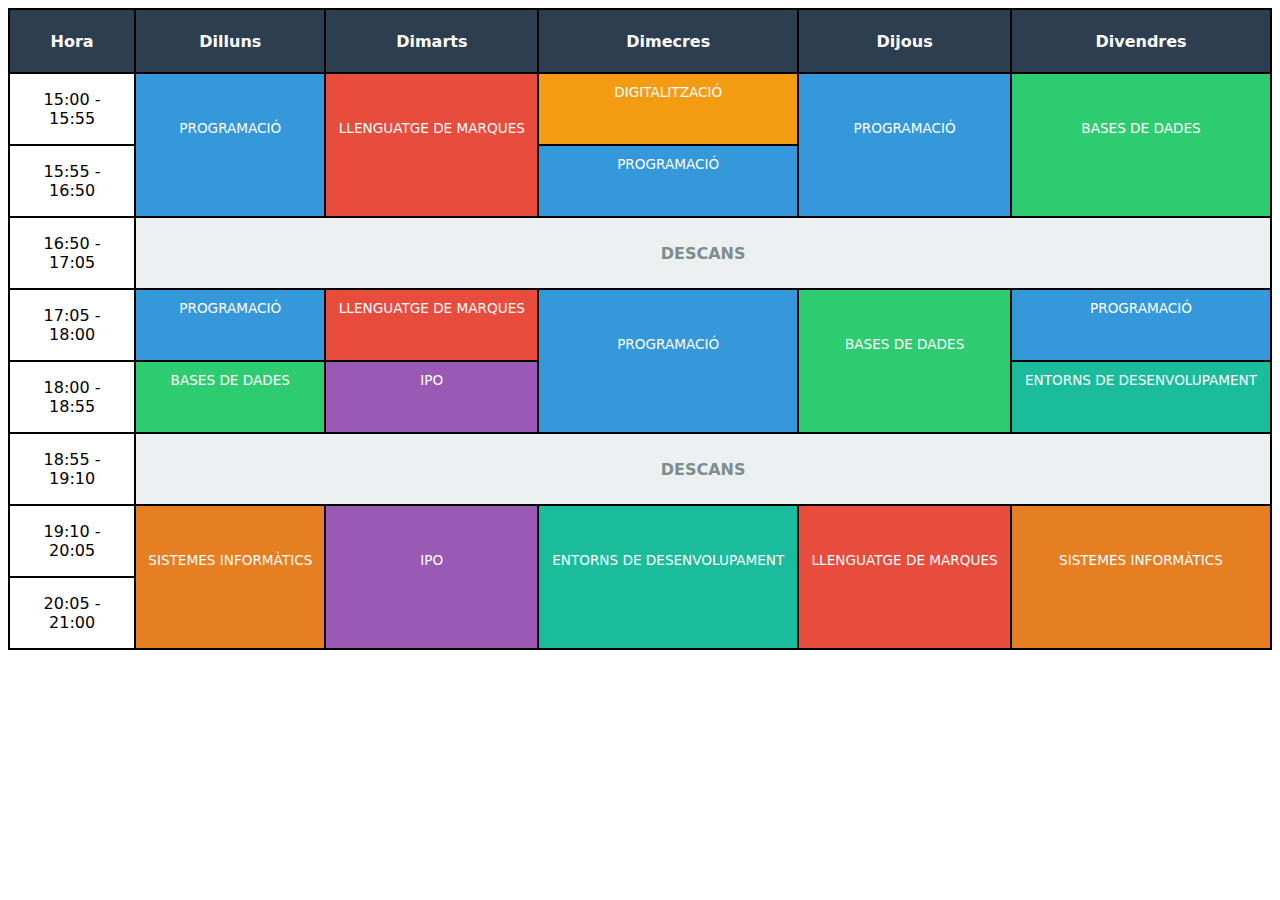
<file: LLDM_1_1/horari/index.html>
<!DOCTYPE html>
<html lang="ca">
<head>
    <meta charset="UTF-8">
    <meta name="viewport" content="width=device-width, initial-scale=1.0">
    <title>Sampol, Jaume - Horari</title>
    <link rel="icon" type="image/png" href="../imgs/favicon.png">
    <link rel="stylesheet" href="style.css">
</head>
<body>
    <table>
        <thead>
            <tr>
                <th class="hora primera">Hora</th>
                <th>Dilluns</th>
                <th>Dimarts</th>
                <th>Dimecres</th>
                <th>Dijous</th>
                <th>Divendres</th>
            </tr>
        </thead>
        <tbody>
            <tr>
                <td class="primera">15:00 - 15:55</td>
                <td class="asignatura progr" rowspan="2">PROGRAMACIÓ<button class="notificacio">Notificar</button></td>
                <td class="asignatura lleng" rowspan="2">LLENGUATGE DE MARQUES<button class="notificacio">Notificar</button></td>
                <td class="asignatura digitalitzacio">DIGITALITZACIÓ<button class="notificacio">Notificar</button></td>
                <td class="asignatura progr" rowspan="2">PROGRAMACIÓ<button class="notificacio">Notificar</button></td>
                <td class="asignatura base" rowspan="2">BASES DE DADES<button class="notificacio">Notificar</button></td>
            </tr>
            <tr>
                <td class="primera">15:55 - 16:50</td>
                <td class="asignatura progr">PROGRAMACIÓ<button class="notificacio">Notificar</button></td>
            </tr>
            <tr>
                <td class="primera">16:50 - 17:05</td>
                <td class="descans" colspan="5">DESCANS</td>
            </tr>
            <tr>
                <td class="primera">17:05 - 18:00</td>
                <td class="asignatura progr">PROGRAMACIÓ<button class="notificacio">Notificar</button></td>
                <td class="asignatura lleng">LLENGUATGE DE MARQUES<button class="notificacio">Notificar</button></td>
                <td class="asignatura progr" rowspan="2">PROGRAMACIÓ<button class="notificacio">Notificar</button></td>
                <td class="asignatura base" rowspan="2">BASES DE DADES<button class="notificacio">Notificar</button></td>
                <td class="asignatura progr">PROGRAMACIÓ<button class="notificacio">Notificar</button></td>
            </tr>
            <tr>
                <td class="primera">18:00 - 18:55</td>
                <td class="asignatura base">BASES DE DADES<button class="notificacio">Notificar</button></td>
                <td class="asignatura ipoi">IPO<button class="notificacio">Notificar</button></td>
                <td class="asignatura entorns">ENTORNS DE DESENVOLUPAMENT<button class="notificacio">Notificar</button></td>
            </tr>
            <tr>
                <td class="primera">18:55 - 19:10</td>
                <td class="descans" colspan="5">DESCANS</td>
            </tr>
            <tr>
                <td class="primera">19:10 - 20:05</td>
                <td class="asignatura sis" rowspan="2">SISTEMES INFORMÀTICS<button class="notificacio">Notificar</button></td>
                <td class="asignatura ipoi" rowspan="2">IPO<button class="notificacio">Notificar</button></td>
                <td class="asignatura entorns" rowspan="2">ENTORNS DE DESENVOLUPAMENT<button class="notificacio">Notificar</button></td>
                <td class="asignatura lleng" rowspan="2">LLENGUATGE DE MARQUES<button class="notificacio">Notificar</button></td>
                <td class="asignatura sis" rowspan="2">SISTEMES INFORMÀTICS<button class="notificacio">Notificar</button></td>
            </tr>
            <tr>
                <td class="primera">20:05 - 21:00</td>
            </tr>
        </tbody>
    </table>

    <script>
        //NO ENVIA NOTIFICACIONS realment
        //S'ha de posar perque es carregui quan acabi de carregar la pagina
        document.addEventListener('DOMContentLoaded', function() {
            //Seleccionam totes les td amb classe asignatura
            const assignatures = document.querySelectorAll('.asignatura');
            //Variable per definir quina fem click i està activa i quina no
            let cellaActiva = null;
            let boto_notificacio = null;

            assignatures.forEach(cella => {
                cella.addEventListener('click', function() {
                    if (cellaActiva != null){
                        cellaActiva.classList.remove('actiu');
                        boto_notificacio = cellaActiva.querySelector('.notificacio');
                        boto_notificacio.classList.remove('notificacio_mostrar');
                    }

                    cella.classList.add('actiu');
                    cellaActiva = cella;
                    boto_notificacio = cellaActiva.querySelector('.notificacio');
                    boto_notificacio.classList.add('notificacio_mostrar');
                });
            })
            document.addEventListener('click', function(click_fet_a) {
                boto_notificacio = cellaActiva.querySelector('.notificacio');
                if (!cellaActiva.contains(click_fet_a.target)) {
                    cellaActiva.classList.remove('actiu');
                    boto_notificacio.classList.remove('notificacio_mostrar');
                    cellaActiva = null;
                }
                if (click_fet_a.target == boto_notificacio){
                    if (boto_notificacio.classList.contains('notificacio_programada')) {
                        boto_notificacio.classList.remove('notificacio_programada');
                        boto_notificacio.textContent = 'Notificar';
                    } else {
                        boto_notificacio.classList.add('notificacio_programada');
                        boto_notificacio.textContent = 'Es notificarà!';
                    }
                }
            })
            
        });
    </script>
</body>
</html>
</file>
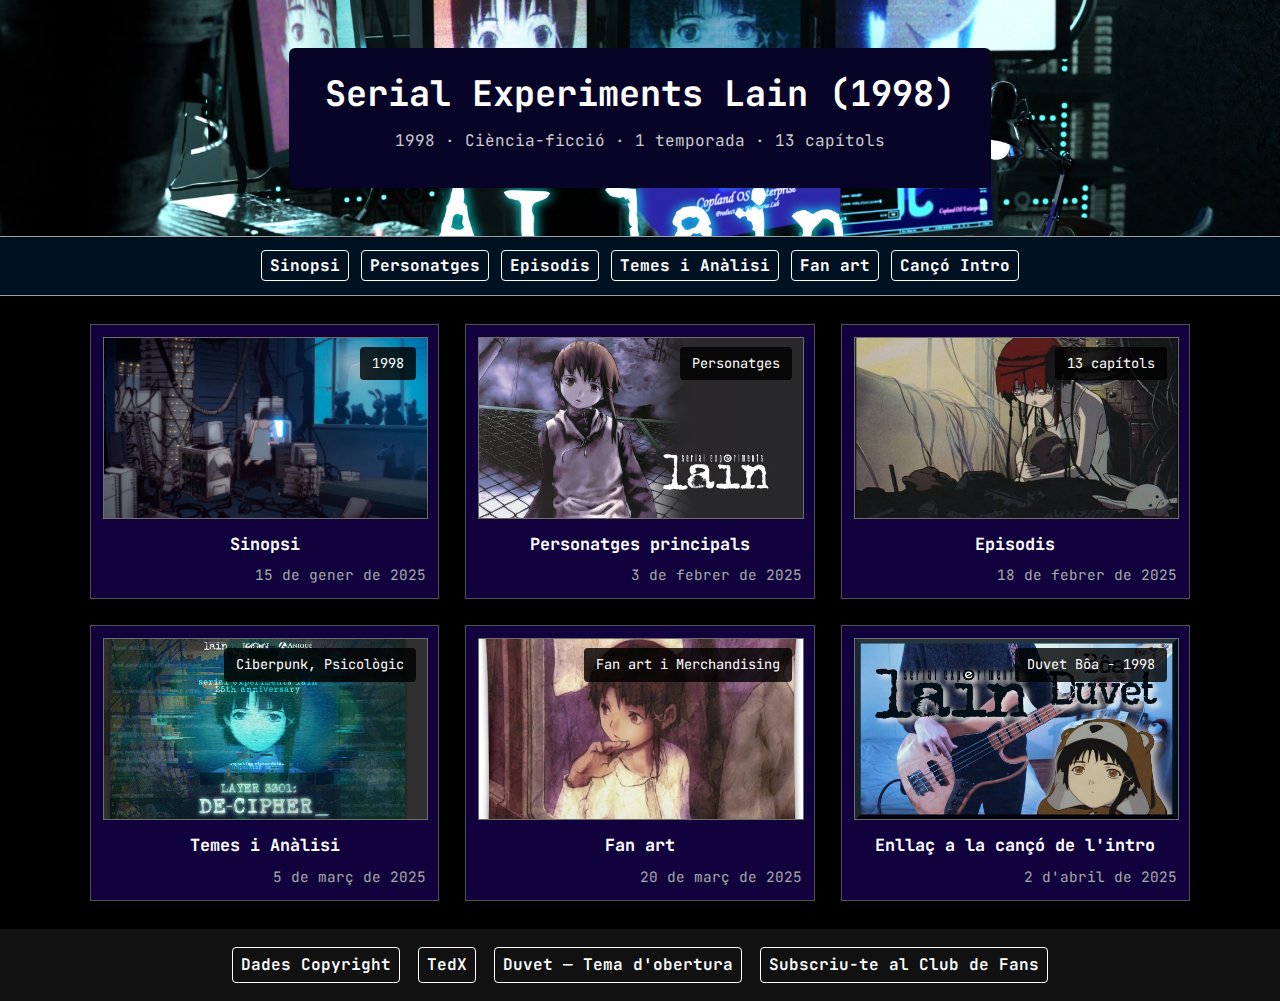
<file: LLDM_1_1/J+Sampol+Projecte_RA1_RA2_RA4_LLM_Entorns Web/index.html>
<!DOCTYPE html>
<html lang="ca">
<head>
    <meta charset="UTF-8">
    <meta name="viewport" content="width=device-width, initial-scale=1.0">
    <title>Web sobre Anime</title>
    <link rel="icon" type="image/png" href="../imgs/favicon.png">
    <link rel="stylesheet" href="style.css">
</head>
<body>
    <header class="capcalera_lloc" id="capcalera-principal">
        <hgroup class="interior_capcalera">
            <h1>Serial Experiments Lain (1998)</h1>
            <p class="subtitol">1998 · Ciència-ficció · 1 temporada · 13 capítols</p>
        </hgroup>
    </header>

    <nav class="navegacio_principal" id="navegacio-principal">
        <ul>
            <li class="element_navegacio"><a href="https://www.animenewsnetwork.com/encyclopedia/anime.php?id=166" target="_blank" class="enllaç_navegacio">Sinopsi</a></li>
            <li class="element_navegacio"><a href="https://en.wikipedia.org/wiki/Serial_Experiments_Lain#Characters" target="_blank" class="enllaç_navegacio">Personatges</a></li>
            <li class="element_navegacio"><a href="https://en.wikipedia.org/wiki/Serial_Experiments_Lain#Episodes" target="_blank" class="enllaç_navegacio">Episodis</a></li>
            <li class="element_navegacio"><a href="https://en.wikipedia.org/wiki/Serial_Experiments_Lain#Themes" target="_blank" class="enllaç_navegacio">Temes i Anàlisi</a></li>
            <li class="element_navegacio"><a href="https://commons.wikimedia.org/wiki/Category:Serial_Experiments_Lain" target="_blank" class="enllaç_navegacio">Fan art</a></li>
            <li class="element_navegacio"><a href="https://genius.com/Boa-uk-duvet-lyrics" target="_blank" class="enllaç_navegacio">Cançó Intro</a></li>
        </ul>
    </nav>

    <main class="contenidor_normal">
        <section class="graella graella_projectes">
            <article class="targeta" id="sinopsi">
                <a href="https://www.animenewsnetwork.com/encyclopedia/anime.php?id=166" target="_blank" rel="noopener" class="enllaç_targeta">
                    <span class="descripcio_targeta">1998</span>
                    <img src="img/1.jpg" alt="Lain, still" class="imatge_targeta" />
                    <h3 class="titol_targeta">Sinopsi</h3>
                </a>
                <time datetime="2025-01-15" class="data_targeta">15 de gener de 2025</time>
            </article>

            <article class="targeta" id="personatges">
                <a href="https://en.wikipedia.org/wiki/Serial_Experiments_Lain#Characters" target="_blank" rel="noopener" class="enllaç_targeta">
                    <span class="descripcio_targeta">Personatges</span>
                    <img src="img/2.avif" alt="fotografía sobre els personatges" class="imatge_targeta" />
                    <h3 class="titol_targeta">Personatges principals</h3>
                </a>
                <time datetime="2025-02-03" class="data_targeta">3 de febrer de 2025</time>
            </article>

            <article class="targeta" id="episodis">
                <a href="https://en.wikipedia.org/wiki/Serial_Experiments_Lain#Episodes" target="_blank" rel="noopener" class="enllaç_targeta">
                    <span class="descripcio_targeta">13 capítols</span>
                    <img src="img/3.webp" alt="fotografía sobre el llistat d'episodis" class="imatge_targeta" />
                    <h3 class="titol_targeta">Episodis</h3>
                </a>
                <time datetime="2025-02-18" class="data_targeta">18 de febrer de 2025</time>
            </article>

            <article class="targeta" id="temes">
                <a href="https://en.wikipedia.org/wiki/Serial_Experiments_Lain#Themes" target="_blank" rel="noopener" class="enllaç_targeta">
                    <span class="descripcio_targeta">Ciberpunk, Psicològic</span>
                    <img src="img/4.png" alt="Fotografía sobre els temes de la sèrie" class="imatge_targeta" />
                    <h3 class="titol_targeta">Temes i Anàlisi</h3>
                </a>
                <time datetime="2025-03-05" class="data_targeta">5 de març de 2025</time>
            </article>

            <article class="targeta" id="galeria">
                <a href="https://commons.wikimedia.org/wiki/Category:Serial_Experiments_Lain" target="_blank" rel="noopener" class="enllaç_targeta">
                    <span class="descripcio_targeta">Fan art i Merchandising</span>
                    <img src="img/5.jpg" alt="Fan art: imatges i artbook" class="imatge_targeta" />
                    <h3 class="titol_targeta">Fan art</h3>
                </a>
                <time datetime="2025-03-20" class="data_targeta">20 de març de 2025</time>
            </article>

            <article class="targeta" id="enllacos">
                <a href="#" rel="noopener" class="enllaç_targeta">
                    <span class="descripcio_targeta">Duvet Bôa - 1998</span>
                    <img src="img/6.jpg" alt="Enllaç a la cançó de la intro de la sèrie" class="imatge_targeta" />
                    <h3 class="titol_targeta">Enllaç a la cançó de l'intro</h3>
                </a>
                <time datetime="2025-04-02" class="data_targeta">2 d'abril de 2025</time>
            </article>
        </section>
    </main>
    <footer class="peu_lloc" id="peu-lloc">
        <div class="interior_peu">
            <a href="copyright.html" class="enllaç_peu">Dades Copyright</a>
            <a href="tedx.html" class="enllaç_peu">TedX</a>
            <a href="https://en.wikipedia.org/wiki/Duvet_(song)" target="_blank" class="enllaç_peu">Duvet — Tema d'obertura</a>
            <a href="formulari.html" class="enllaç_peu">Subscriu-te al Club de Fans</a>
        </div>
    </footer>
    <div class="avis_extern">
        <h3 class="titol_alerta_extern">INFO</h3>
        <p class="vergonya">Aquest enllaç et durà a Genius, (potser està bloquejada al wifi de l'institut) una web amb la lletra i la cançó de l'intro de l'anime.</p>
        <div class="botons_extern">
            <a id="tornar-alerta-extern" href="#">Torna</a>
            <a id="enllaç" href="https://genius.com/Boa-uk-duvet-lyrics" target="_blank">Genius - Duvet</a>
        </div>
    </div>

    <script>
        let boto_tornar = document.getElementById('tornar-alerta-extern');
        let avis_extern = document.querySelector('.avis_extern');
        let boto_extern = document.getElementById('enllacos'); //en realitat és la targeta sencera
        boto_tornar.addEventListener('click', function() {
            avis_extern.style.display = 'none';
        })
        boto_extern.addEventListener('click', function() {
            avis_extern.style.display = 'block';
        })
    </script>
</body>
</html>
</file>
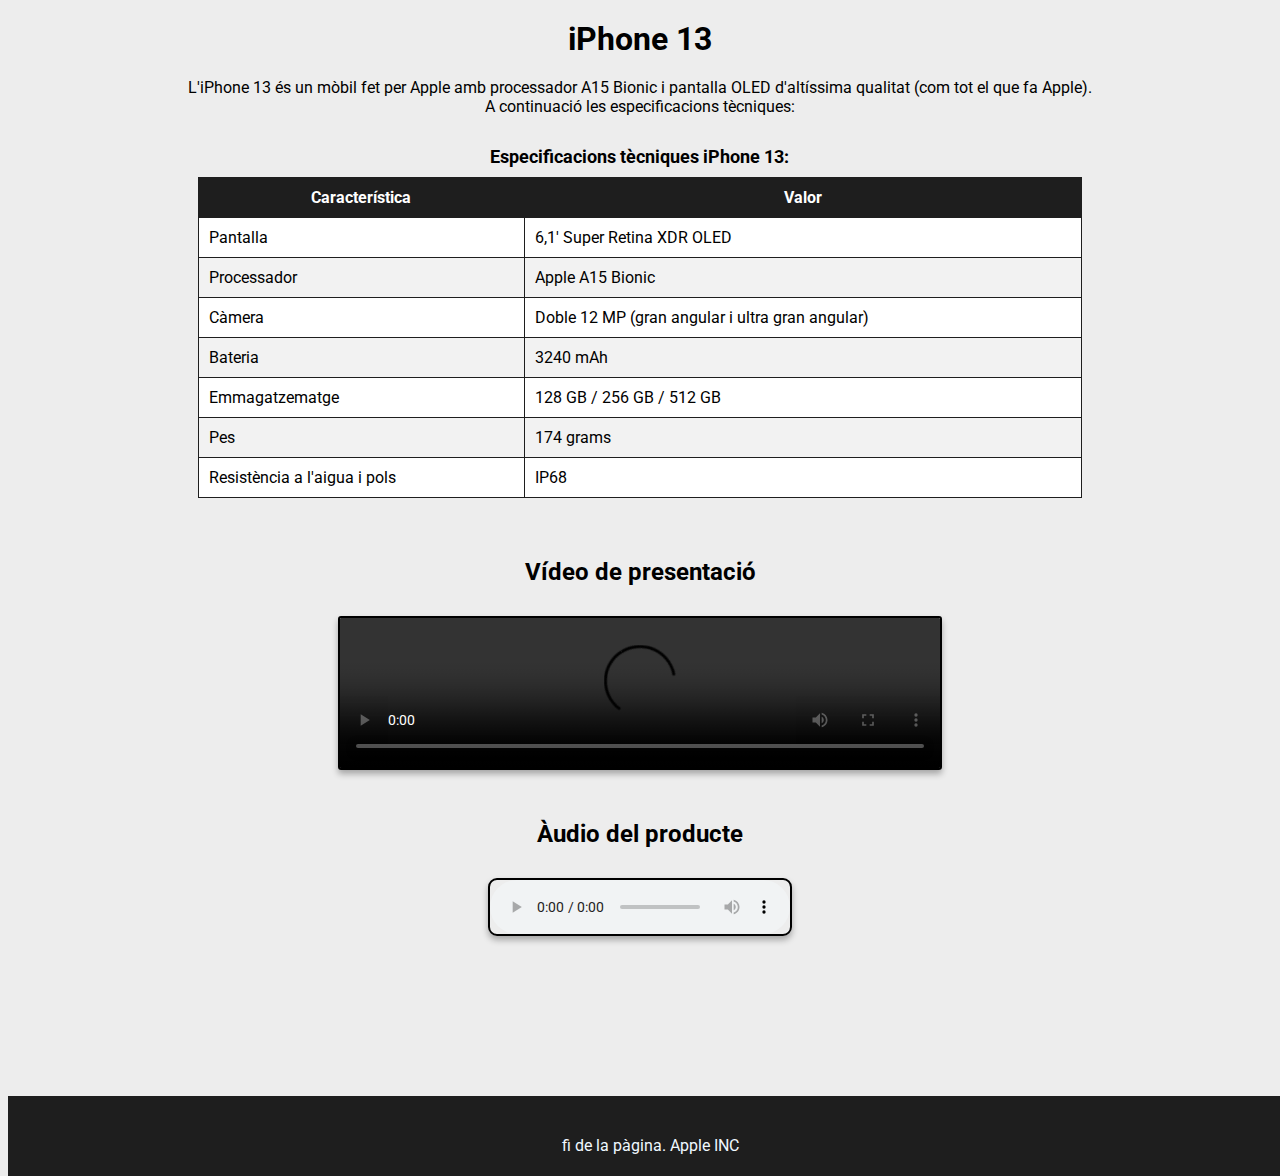
<file: LLDM_1_1/p_de_productes/index.html>
<!DOCTYPE html>
<html lang="en">
<head>
    <meta charset="UTF-8">
    <meta name="viewport" content="width=device-width, initial-scale=1.0">
    <title>iPhone 13</title>
    <link rel="icon" type="image/png" href="../imgs/favicon.png">
    <link rel="stylesheet" href="style.css">
</head>
<body>
    <h1 class="titol-principal">iPhone 13</h1>
    <p class="descripcio">L'iPhone 13 és un mòbil fet per Apple amb processador A15 Bionic i pantalla OLED d'altíssima qualitat (com tot el que fa Apple).<br>A continuació les especificacions tècniques:</p>
    <table class="taula-producte">
        <caption class="titol-taula">Especificacions tècniques iPhone 13:</caption>
        <thead>
            <tr>
                <th>Característica</th>
                <th>Valor</th>
            </tr>
        </thead>
        <tbody>
            <tr>
                <td>Pantalla</td>
                <td>6,1' Super Retina XDR OLED</td>
            </tr>
            <tr>
                <td>Processador</td>
                <td>Apple A15 Bionic</td>
            </tr>
            <tr>
                <td>Càmera</td>
                <td>Doble 12 MP (gran angular i ultra gran angular)</td>
            </tr>
            <tr>
                <td>Bateria</td>
                <td>3240 mAh</td>
            </tr>
            <tr>
                <td>Emmagatzematge</td>
                <td>128 GB / 256 GB / 512 GB</td>
            </tr>
            <tr>
                <td>Pes</td>
                <td>174 grams</td>
            </tr>
            <tr>
                <td>Resistència a l'aigua i pols</td>
                <td>IP68</td>
            </tr>
        </tbody>
    </table>
    <div class="r_audiovisuals">
        <h2 class="titol-seccio">Vídeo de presentació</h2>
        <video class="video-producte" controls width="600"><source src="https://www.w3schools.com/html/mov_bbb.mp4" type="video/mp4">video presentació iPhone 13</video>
        <h2 class="titol-seccio">Àudio del producte</h2>
        <audio class="audio-producte" controls><source src="https://www.w3schools.com/html/horse.mp3" type="audio/mpeg">audio presentació iPhone 13</audio>
    </div>
    <footer>
        <p>fi de la pàgina. Apple INC</p>
    </footer>
</body>
</html>
</file>
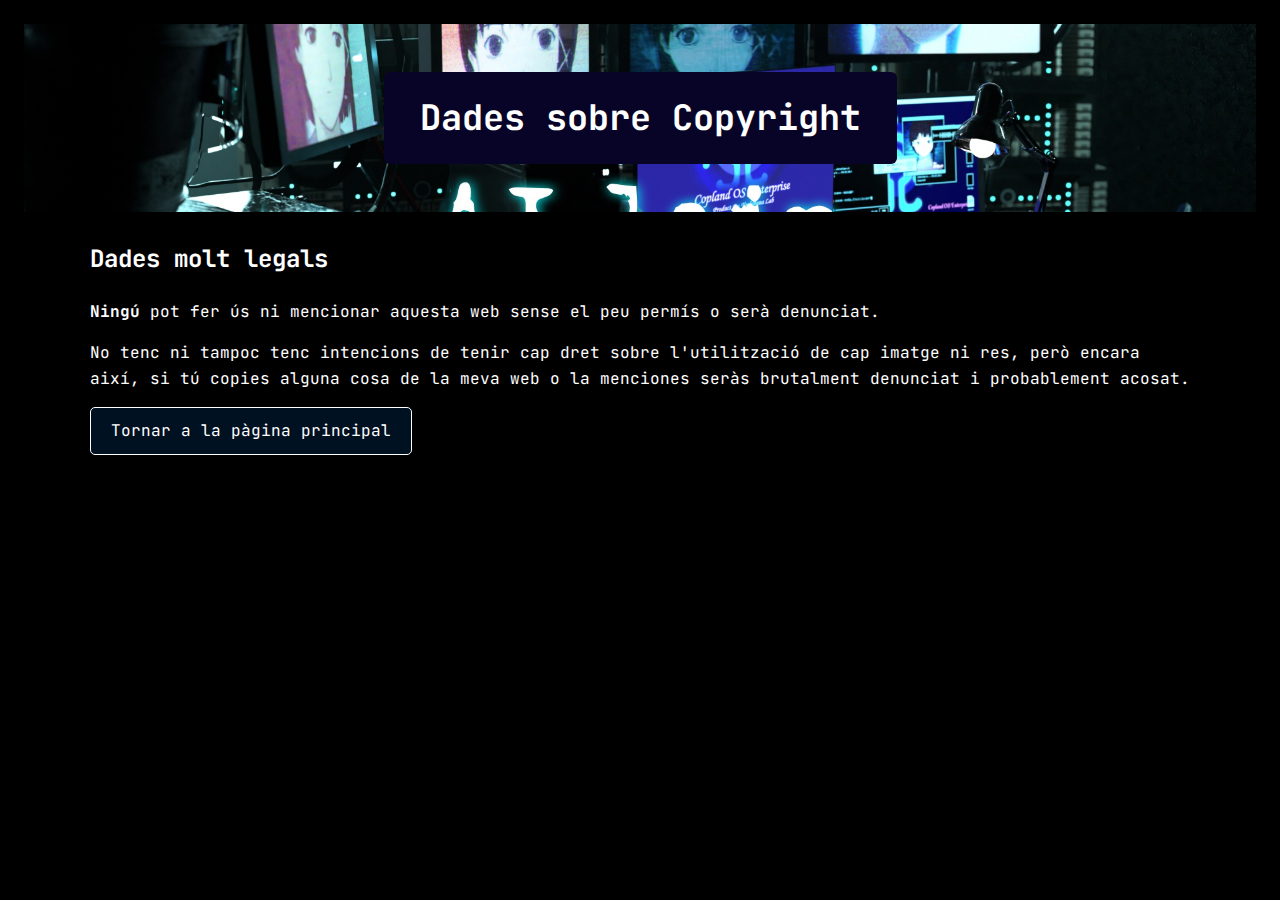
<file: LLDM_1_1/J+Sampol+Projecte_RA1_RA2_RA4_LLM_Entorns Web/copyright.html>
<!doctype html>
<html lang="ca">
<head>
  <meta charset="utf-8">
  <meta name="viewport" content="width=device-width,initial-scale=1">
  <title>Dades Copyright</title>
  <link rel="stylesheet" href="style.css">
  <link rel="stylesheet" href="form_i_copy_i_tedx.css">
</head>
<body class="pagina_copyright">
  <header class="capcalera_lloc">
    <div class="interior_capcalera"><h1>Dades sobre Copyright</h1></div>
  </header>
  <main class="contenidor_normal">
    <section>
      <h2>Dades molt legals</h2>
      <p><strong>Ningú</strong> pot fer ús ni mencionar aquesta web sense el peu permís o serà denunciat.</p>
      <p>No tenc ni tampoc tenc intencions de tenir cap dret sobre l'utilització de cap imatge ni res, però encara així, si tú copies alguna cosa de la meva web o la menciones seràs brutalment denunciat i probablement acosat.</p>
      <p><a href="index.html" class="enllaç_tornar">Tornar a la pàgina principal</a></p>
    </section>
  </main>
</body>
</html>
</file>
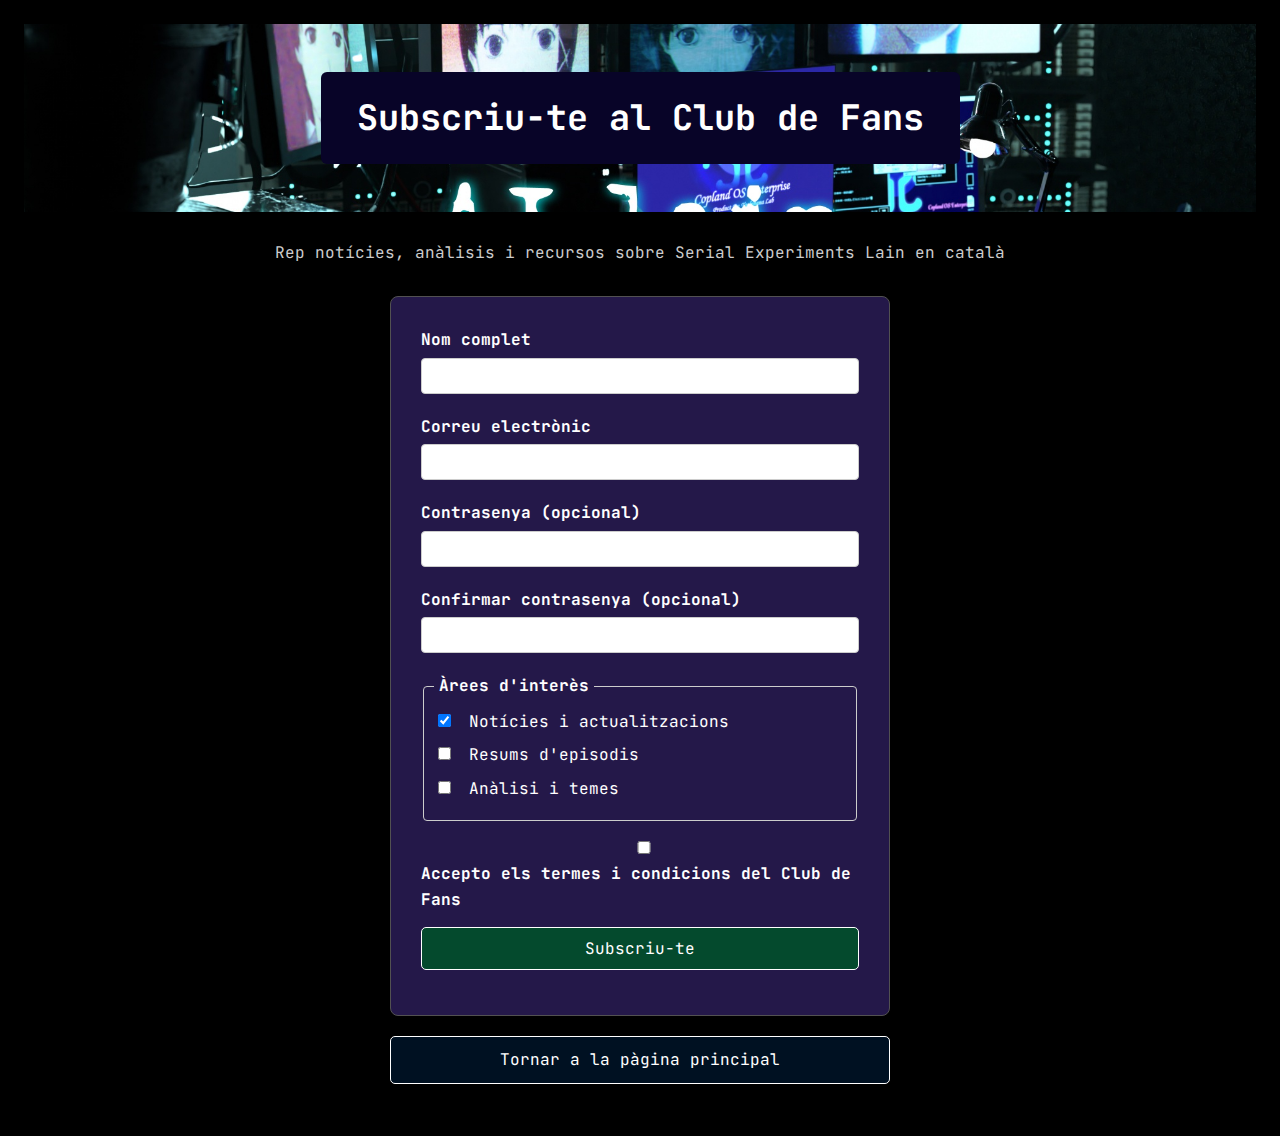
<file: LLDM_1_1/J+Sampol+Projecte_RA1_RA2_RA4_LLM_Entorns Web/formulari.html>
<!DOCTYPE html>
<html lang="ca">

<head>
  <meta charset="utf-8">
  <meta name="viewport" content="width=device-width,initial-scale=1">
  <title>Inscripció</title>
  <link rel="stylesheet" href="style.css">
  <link rel="stylesheet" href="form_i_copy_i_tedx.css">
</head>

<body class="pagina_copyright">
  <header class="capcalera_lloc">
    <div class="interior_capcalera"><h1>Subscriu-te al Club de Fans</h1></div>
  </header>
  <main class="contenidor_normal">
    <p class="capcalera_formulari">Rep notícies, anàlisis i recursos sobre Serial Experiments Lain en català</p>
    <form class="formulari_subscripcio">
      <div class="camp_formulari">
        <label for="name">Nom complet</label>
        <input id="name" name="name" type="text" required>
      </div>

      <div class="camp_formulari">
        <label for="email">Correu electrònic</label>
        <input id="email" name="email" type="email" required>
      </div>

      <div class="camp_formulari">
        <label for="contrasenya">Contrasenya (opcional)</label>
        <input id="contrasenya" name="contrasenya" type="password" minlength="8">
      </div>
      <div class="camp_formulari">
        <label for="contrasenya2">Confirmar contrasenya (opcional)</label>
        <input id="contrasenya2" name="contrasenya2" type="password">
      </div>

      <fieldset class="grup_opcions">
        <legend>Àrees d'interès</legend>
        <label class="etiqueta_checkbox"><input type="checkbox" name="interes" value="noticies" checked> Notícies i actualitzacions</label>
        <label class="etiqueta_checkbox"><input type="checkbox" name="interes" value="episodis"> Resums d'episodis</label>
        <label class="etiqueta_checkbox"><input type="checkbox" name="interes" value="analisi"> Anàlisi i temes</label>
      </fieldset>

      <div class="camp_formulari">
        <label class="etiqueta_checkbox"><input type="checkbox" required> Accepto els termes i condicions del Club de Fans</label>
      </div>

      <div class="camp_formulari">
        <button type="submit" id="boto_subscriure">Subscriu-te</button>
      </div>
    </form>
    <p><a href="index.html" id="boto_tornar">Tornar a la pàgina principal</a></p>
  </main>
</body>

</html>
</file>
<file: LLDM_1_1/horari/style.css>
* {
    /*cercava roboto i m'ha autocompletat això, queda bé*/
    font-family: system-ui, -apple-system, BlinkMacSystemFont, 'Segoe UI', Roboto, Oxygen, Ubuntu, Cantarell, 'Open Sans', 'Helvetica Neue', sans-serif
}

table, td, th {
    border: 2px solid black;
}

table {
    width: 100%;
    border-collapse: collapse;
}

.primera {
    width: 10%;
}

th {
    color: white;
    background-color: #2c3e50;
    height: 60px;
    text-align: center;
    font-weight: bold;
}
.notificacio {
    opacity: 0;
    transform: translateY(10px);
    transition: opacity 0.3s ease, transform 0.3s ease, background-color 0.3s ease;
    pointer-events: none;
    padding: 5px 15px;
    border: 2px solid #acfff9;
    background: none;
    cursor: pointer;
    color: inherit;
    outline: none;
    border-radius: 4px;
    min-width: 100px;
    box-sizing: border-box;
    display: block;
    margin: 5px auto 0;
}


.notificacio_mostrar {
    opacity: 1;
    transform: translateY(0);
    pointer-events: auto;
}

.notificacio_mostrar.notificacio_programada {
    background-color: green;
}



td {
    height: 50px;
    text-align: center;
    vertical-align: middle;
    padding: 10px;
    position: relative;
    transition: transform 0.3s ease, box-shadow 0.3s ease;
}

.asignatura {
    cursor: pointer;
    color: white;
    border-color: #ffffff;
    border: 2px solid black;
    border-width: 2px;
    font-weight: 500;
    font-size: 0.85em;
}

.asignatura.actiu {
    transform: scale(1.2);
    z-index: 99;
    outline: 3px solid #000000;
    outline-offset: -2px;
    vertical-align: top;
    padding-top: 8px;
}

.progr { 
    background-color: #3498db;
}
.lleng { 
    background-color: #e74c3c;
}
.digitalitzacio {
    background-color: #f39c12;
}
.base { 
    background-color: #2ecc71;
}
.ipoi { 
    background-color: #9b59b6;
}
.entorns { 
    background-color: #1abc9c;
}
.sis { 
    background-color: #e67e22;
}
.descans {
    background-color: #ecf0f1;
    text-align: center;
    font-weight: bold;
    color: #7f8c8d;
    cursor: default;
}

.pati {
    height: 40px;
    text-align: center;
    padding-left: 0;
    cursor: default;
}
</file>
<file: LLDM_1_1/J+Sampol+Projecte_RA1_RA2_RA4_LLM_Entorns Web/style.css>
@import url('https://fonts.googleapis.com/css2?family=JetBrains+Mono:wght@400;700&display=swap');
* {
    font-family: 'JetBrains Mono', monospace;
}
body {
    background: #000000;
    margin: 0;
    color: #ffffff;
    line-height: 1.6;
}

.capcalera_lloc {
    background-image: url('img/fondo.jpg');
    background-size: cover;
    background-position: center;
    padding: 48px 0;
    text-align: center;
}

.pagina_copyright {
    padding: 24px;
}

.enllaç_tornar {
    display: inline-block;
    padding: 10px 20px;
    background: #001122;
    color: #ffffff;
    text-decoration: none;
    border-radius: 5px;
    border: 1px solid #ffffff;
    transition: background 0.3s, color 0.3s;
}

.enllaç_tornar:hover {
    background: #ffffff;
    color: #001122;
}

.capcalera_lloc .interior_capcalera {
    background: #080428;
    display: inline-block;
    padding: 18px 36px;
    border-radius: 6px;
}

.capcalera_lloc h1 {
    color: #ffffff;
    margin: 0;
    font-size: 2.2rem;
}

.capcalera_lloc .subtitol {
    color: #cccccc;
    margin-top: 6px;
}

.navegacio_principal {
    background: #001122;
    padding: 10px 0;
    border-top: 0.15px solid #9f9f9f;
    border-bottom: 0.15px solid #9f9f9f;
}

.navegacio_principal ul {
    list-style: none;
    margin: 0;
    padding: 6px 12px;
    display: flex;
    gap: 12px;
    justify-content: center;
    flex-wrap: wrap;
}

.navegacio_principal li {
    float: left;
}

.navegacio_principal a {
    color: #ffffff;
    text-decoration: none;
    font-weight: 700;
    border: 1px solid #ffffff;
    padding: 4px 8px;
    border-radius: 4px;
    transition: background 0.3s;
}

.navegacio_principal a:hover {
    background: #ffffff;
    color: #001122;
}

.contenidor_normal {
    max-width: 1100px;
    margin: 28px auto;
    padding: 0 16px;
}

.graella {
    display: grid;
    grid-template-columns: repeat(3, 1fr);
    gap: 26px;
}

.targeta {
    background: #11023d;
    padding: 12px;
    border: 1px solid #525151;
}

.targeta img {
    width: 100%;
    height: 180px;
    object-fit: cover;
    display: block;
    border: 1px solid #6f6c6c;
}

.targeta a {
    text-decoration: none;
    color: inherit;
    position: relative;
    display: block;
}

.descripcio_targeta {
    position: absolute;
    top: 10px;
    right: 10px;
    background: rgba(0, 0, 0, 0.8);
    color: #ffffff;
    padding: 6px 12px;
    font-size: 0.85rem;
    border-radius: 4px;
    z-index: 10;
    max-width: 90%;
}

.targeta h3 {
    margin: 12px 0 6px;
    text-align: center;
    font-size: 1.05rem;
    color: #ffffff;
}

.targeta time {
    display: block;
    text-align: right;
    color: #aaaaaa;
    font-size: .9rem;
}

.peu_lloc {
    background: #111111;
    padding: 18px 0;
    margin-top: 28px;
}

.peu_lloc .interior_peu {
    max-width: 1100px;
    margin: 0 auto;
    display: flex;
    gap: 18px;
    justify-content: center;
}

.peu_lloc a {
    color: #ffffff;
    text-decoration: none;
    font-weight: 600;
    border: 1px solid #ffffff;
    padding: 4px 8px;
    border-radius: 4px;
    transition: background 0.3s, color 0.3s;
}

.peu_lloc a:hover {
    background: #ffffff;
    color: #000000;
}

.avis_extern {
    display: none;
    position: fixed;
    top: 50%;
    left: 50%;
    transform: translate(-50%, -50%);
    background: #000000;
    border: 4px solid #ffffff;
    padding: 20px;
    color: #ffffff;
    width: 400px;
    box-shadow: 0 0 20px #ffffff;
    z-index: 99;
}

.botons_extern {
    display: flex;
    gap: 12px; /* afegir espai entre els botons*/
}

.botons_extern a {
    display: inline-flex;
    align-items: center; /* tot ben centradet */
    justify-content: center;
    padding: 10px 20px;
    min-height: 40px;
    background: #001122;
    color: #ffffff;
    text-decoration: none;
    border: 2px solid #ffffff;
    border-radius: 5px;
    transition: background 0.3s, color 0.3s;
}

.botons_extern a#enllaç {
    background-color: #044a2d;
}
.botons_extern a#enllaç:hover {
    background-color: #0a6c43;
}

.botons_extern a#tornar-alerta-extern {
    background-color: #530a0a;
}
.botons_extern a#tornar-alerta-extern:hover {
    background-color: #7e1111;
}

.titol_alerta_extern {
    color: #ffffff;
    font-size: 1.5rem;
    margin-bottom: 10px;
}

.vergonya {
    color: #cccccc;
    margin-bottom: 20px;
    font-size: 1rem;
}
</file>
<file: LLDM_1_1/p_de_productes/style.css>
@import url('https://fonts.googleapis.com/css2?family=Roboto:wght@300;400;700&display=swap');

h1 {
    text-align: center;
}

body {
    font-family: 'Roboto', sans-serif;
    background-color: #ededed;
}

.titol-principal {
    margin: 20px;
}

.descripcio {
    margin: 20px;
    text-align: center;
}

.titol-taula {
    font-weight: bold;
    text-align: center;
    font-size: large;
    padding: 10px;
}

.taula-producte {
    width: 70%;
    margin: 20px auto;
    border-collapse: collapse;

    thead {
        background-color: #1e1e1e;
        color: white;
    }

    td {
        border: 1px solid #1e1e1e;
        padding: 10px;
    }

    th {
        border: 1px solid #1e1e1e;
        padding: 10px;
    }

    tbody tr:nth-child(even) {
        background-color: #f2f2f2;
    }

    tbody tr:nth-child(odd) {
        background-color: #ffffff;
    }

    tbody tr:hover {
        background-color: #d4d4d4;
        transition: background-color 0.3s ease;
    }

}


.titol-seccio {
    margin-top: 40px;
    text-align: center;
}

.video-producte {
    border: 2px solid #000000;
    border-radius: 3px;
    box-shadow: 0 4px 6px rgba(0, 0, 0, 0.3);
    margin: 10px 0;
}

.audio-producte {
    border: 2px solid #000000;
    border-radius: 9px;
    box-shadow: 0 4px 6px rgba(0, 0, 0, 0.3);
    margin: 10px 0;
}

.r_audiovisuals {
    text-align: center;
    margin-top: 20px;
    display: flex;
    flex-direction: column;
    align-items: center;
}

footer {
    margin-top: 150px;
    display: flex;
    justify-content: center;
    align-items: center;
    height: 80px;
    background-color: #1e1e1e;
    margin-bottom: -13px;
    width: 100%;
    padding-left: 10px;
    padding-right: 10px;
    p {
        text-align: center;
        color: aliceblue;
        padding-top: 20px;
    }
}
</file>
<file: LLDM_1_1/J+Sampol+Projecte_RA1_RA2_RA4_LLM_Entorns Web/form_i_copy_i_tedx.css>
.capcalera_formulari {
  text-align: center;
  margin-bottom: 30px;
  color: #cccccc;
}

.formulari_subscripcio {
  max-width: 500px;
  margin: 0 auto 20px auto;
  padding: 30px;
  background: #241849;
  border: 1px solid #525151;
  border-radius: 8px;
  box-sizing: border-box;
}

.camp_formulari {
  margin-bottom: 15px;
}

.camp_formulari label {
  display: block;
  margin-bottom: 5px;
  font-weight: bold;
}

.camp_formulari input {
  width: 100%;
  padding: 8px;
  margin-bottom: 5px;
  border: 1px solid #ccc;
  border-radius: 4px;
  box-sizing: border-box;
}

.grup_opcions {
  margin-bottom: 15px;
  border: 1px solid #ccc;
  padding: 10px;
  border-radius: 4px;
}

.grup_opcions legend {
  font-weight: bold;
  padding: 0 5px;
}

/* Etiquetes de checkbox */
.etiqueta_checkbox {
  display: block;
  margin-bottom: 8px;
  font-weight: normal;
  cursor: pointer;
}

.etiqueta_checkbox input[type="checkbox"] {
  margin-right: 8px;
}

#boto_subscriure,
#boto_tornar {
  display: block;
  width: 100%;
  padding: 10px 20px;
  border-radius: 5px;
  border: 1px solid #ffffff;
  transition: background 0.3s, color 0.3s;
  font-family: 'JetBrains Mono', monospace;
  font-weight: 400;
  font-size: 1rem;
  text-align: center;
  cursor: pointer;
  text-decoration: none;
  box-sizing: border-box;
}

#boto_subscriure {
  background: #044a2d;
  color: #ffffff;
}

#boto_subscriure:hover {
  background: #0a6c43;
  color: #ffffff;
}

#boto_tornar {
  background: #001122;
  color: #ffffff;
  max-width: 500px;
  margin: 0 auto;
  width: 100%;
}

#boto_tornar:hover {
  background: #ffffff;
  color: #001122;
}
</file>
